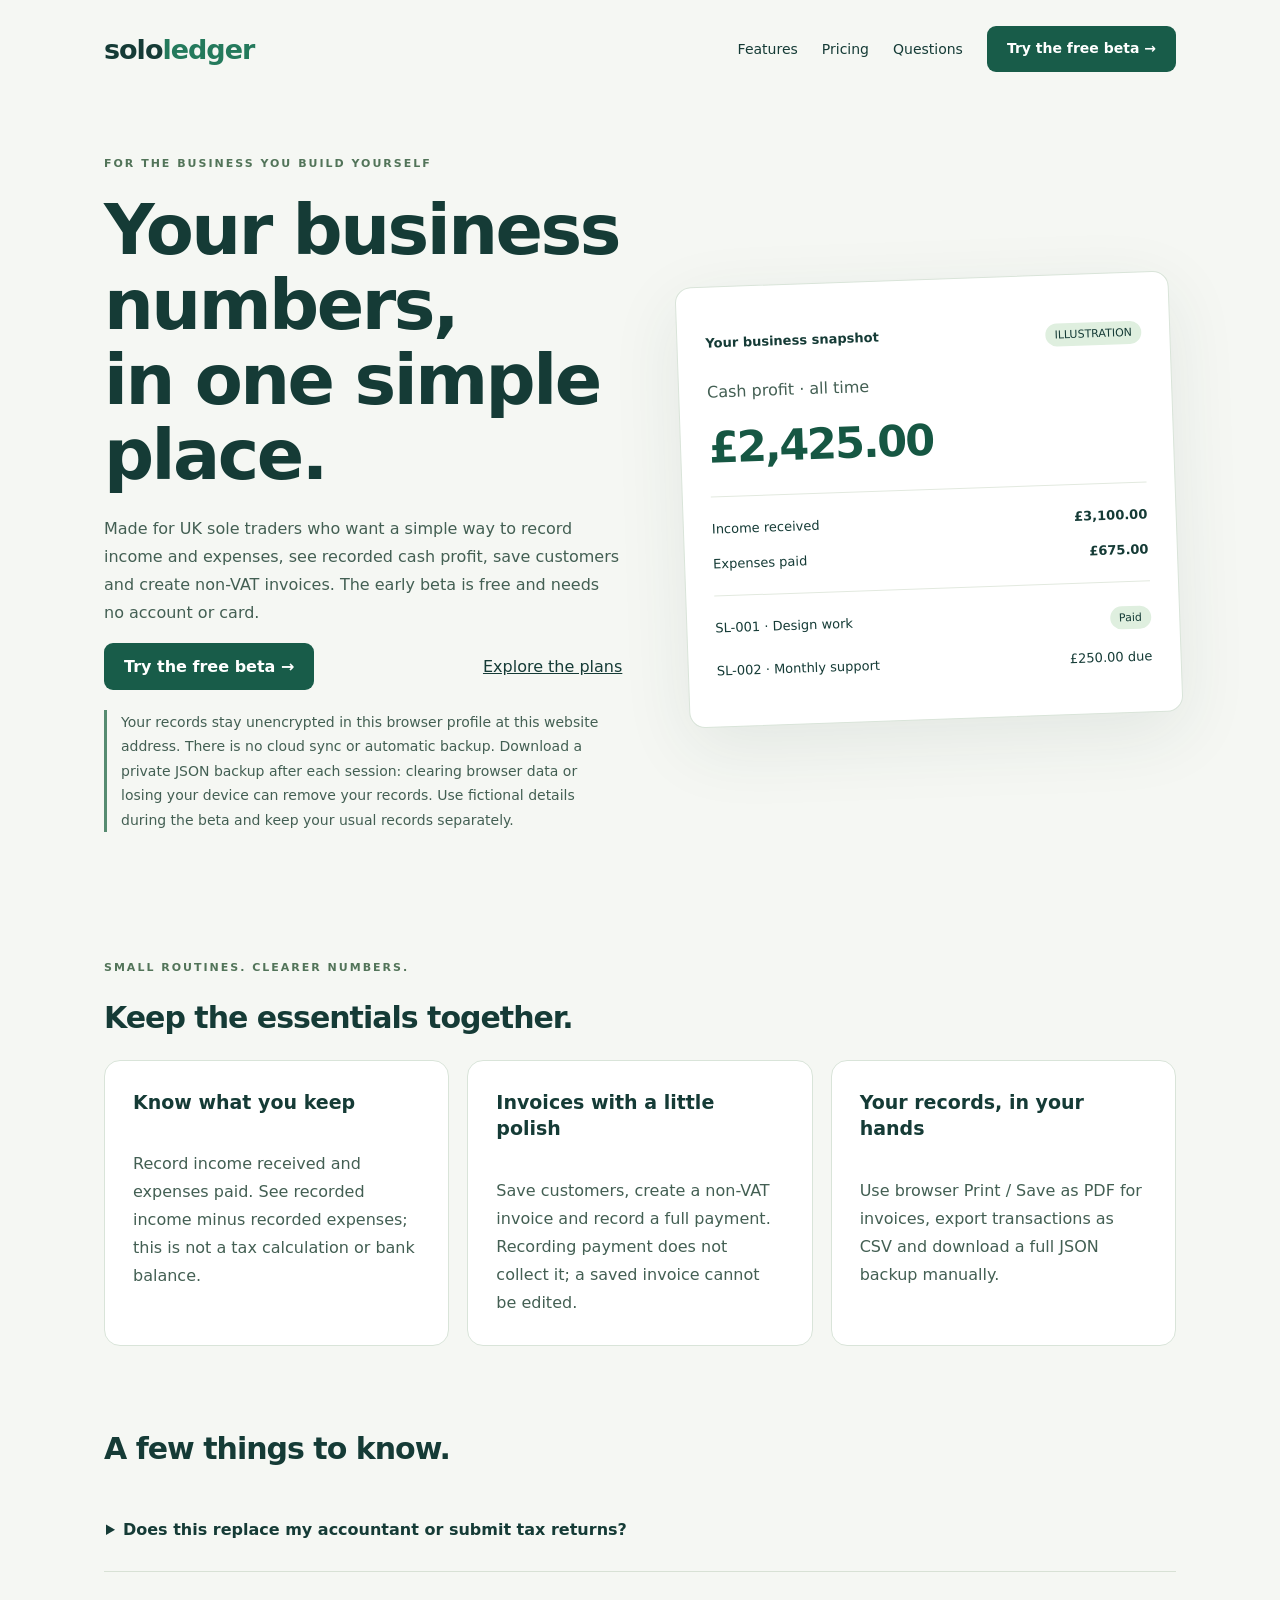
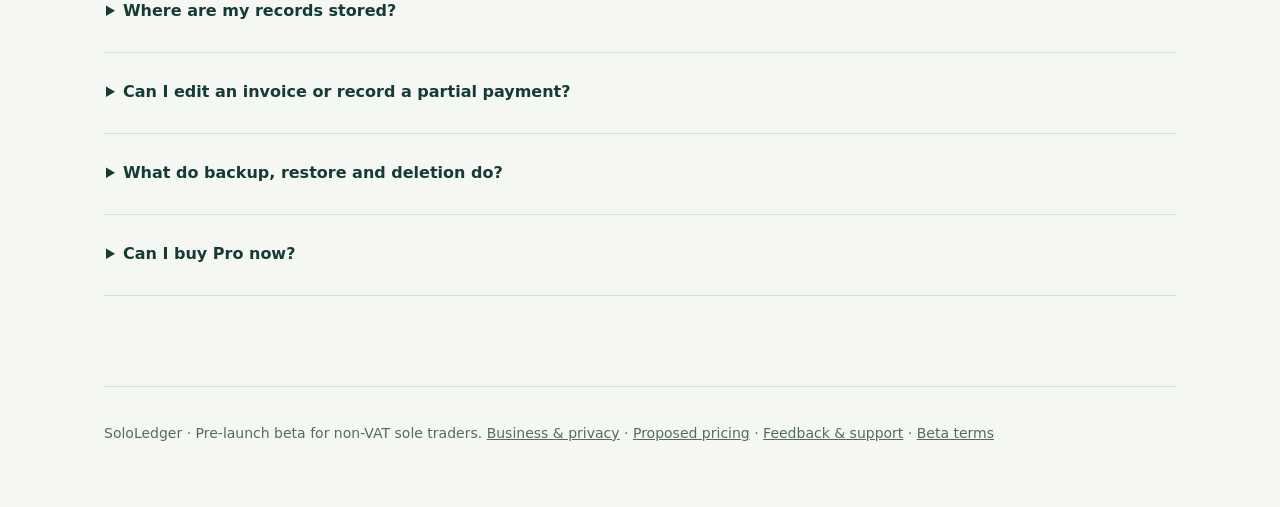
<file: index.html>
<!doctype html><html lang="en-GB"><head><meta charset="utf-8"><meta name="viewport" content="width=device-width,initial-scale=1"><title>SoloLedger | Income and invoices for UK sole traders</title><meta name="description" content="Record income and expenses, see recorded cash profit and create simple non-VAT invoices in the free browser-based SoloLedger beta."><meta property="og:title" content="SoloLedger — Your business, clearly"><meta property="og:description" content="Simple income tracking and invoices for sole traders. Try the free local beta."><meta name="robots" content="noindex,nofollow"><link rel="stylesheet" href="marketing.css"></head><body><div class="wrap"><header><a class="logo" href="index.html">solo<span>ledger</span></a><nav aria-label="Main"><a href="#features">Features</a><a href="pricing.html">Pricing</a><a href="#questions">Questions</a><a href="onboarding.html" class="button">Try the free beta →</a></nav></header><main><div class="hero"><div><span class="eyebrow">FOR THE BUSINESS YOU BUILD YOURSELF</span><h1>Your business numbers,<br>in one simple place.</h1><p>Made for UK sole traders who want a simple way to record income and expenses, see recorded cash profit, save customers and create non-VAT invoices. The early beta is free and needs no account or card.</p><div class="actions"><a class="button" href="onboarding.html">Try the free beta →</a><a href="pricing.html">Explore the plans</a></div><p class="fine">Your records stay unencrypted in this browser profile at this website address. There is no cloud sync or automatic backup. Download a private JSON backup after each session: clearing browser data or losing your device can remove your records. Use fictional details during the beta and keep your usual records separately.</p></div><div class="demo" aria-label="Illustrative workspace with fictional figures"><div class="minirow"><b>Your business snapshot</b><span class="tag">ILLUSTRATION</span></div><p>Cash profit · all time</p><div class="value">£2,425.00</div><hr><div class="minirow"><span>Income received</span><b>£3,100.00</b></div><div class="minirow"><span>Expenses paid</span><b>£675.00</b></div><hr><div class="minirow"><span>SL-001 · Design work</span><span class="tag">Paid</span></div><div class="minirow"><span>SL-002 · Monthly support</span><span>£250.00 due</span></div></div></div><section id="features"><span class="eyebrow">SMALL ROUTINES. CLEARER NUMBERS.</span><h2>Keep the essentials together.</h2><div class="three"><article class="feature"><h3>Know what you keep</h3><p>Record income received and expenses paid. See recorded income minus recorded expenses; this is not a tax calculation or bank balance.</p></article><article class="feature"><h3>Invoices with a little polish</h3><p>Save customers, create a non-VAT invoice and record a full payment. Recording payment does not collect it; a saved invoice cannot be edited.</p></article><article class="feature"><h3>Your records, in your hands</h3><p>Use browser Print / Save as PDF for invoices, export transactions as CSV and download a full JSON backup manually.</p></article></div></section><section id="questions"><h2>A few things to know.</h2><details><summary>Does this replace my accountant or submit tax returns?</summary><p>No. SoloLedger currently records income, expenses and non-VAT invoices. It does not calculate tax or submit information to HMRC.</p></details><details><summary>Where are my records stored?</summary><p>The free beta stores records in your browser, without cloud sync. Export a backup after each session, especially before changing devices or clearing browser data. Records belong to this exact website address and browser profile. There is no automatic backup.</p></details><details><summary>Can I edit an invoice or record a partial payment?</summary><p>Saved invoices, including drafts, cannot be edited. Check the details before saving; void and recreate an incorrect unpaid invoice. Mark an issued invoice paid only after full payment arrives: it adds one linked income entry and does not collect money. Do not enter that payment again as a transaction. Partial payments and payment reversals are not supported.</p></details><details><summary>What do backup, restore and deletion do?</summary><p>Business &amp; backups lets you download a full JSON backup. Transaction CSV is not a full backup. Restore validates the JSON and replaces all existing records in this browser after confirmation; it does not merge. Test restores in a separate clean browser profile. Confirmed local deletion removes SoloLedger’s current and legacy records here, but downloaded JSON/CSV/PDF files remain separate.</p></details><details><summary>Can I buy Pro now?</summary><p>Not yet. The proposed Pro plan is £4.99/month. The proposed upgrade would increase invoice and customer limits; neither plan limits nor paid subscriptions are active. Billing needs approval, implementation and testing before purchase is available.</p></details></section></main><footer>SoloLedger · Pre-launch beta for non-VAT sole traders. <a href="privacy.html">Business &amp; privacy</a> · <a href="pricing.html">Proposed pricing</a> · <a href="feedback.html">Feedback & support</a> · <a href="terms.html">Beta terms</a></footer></div></body></html>
</file>
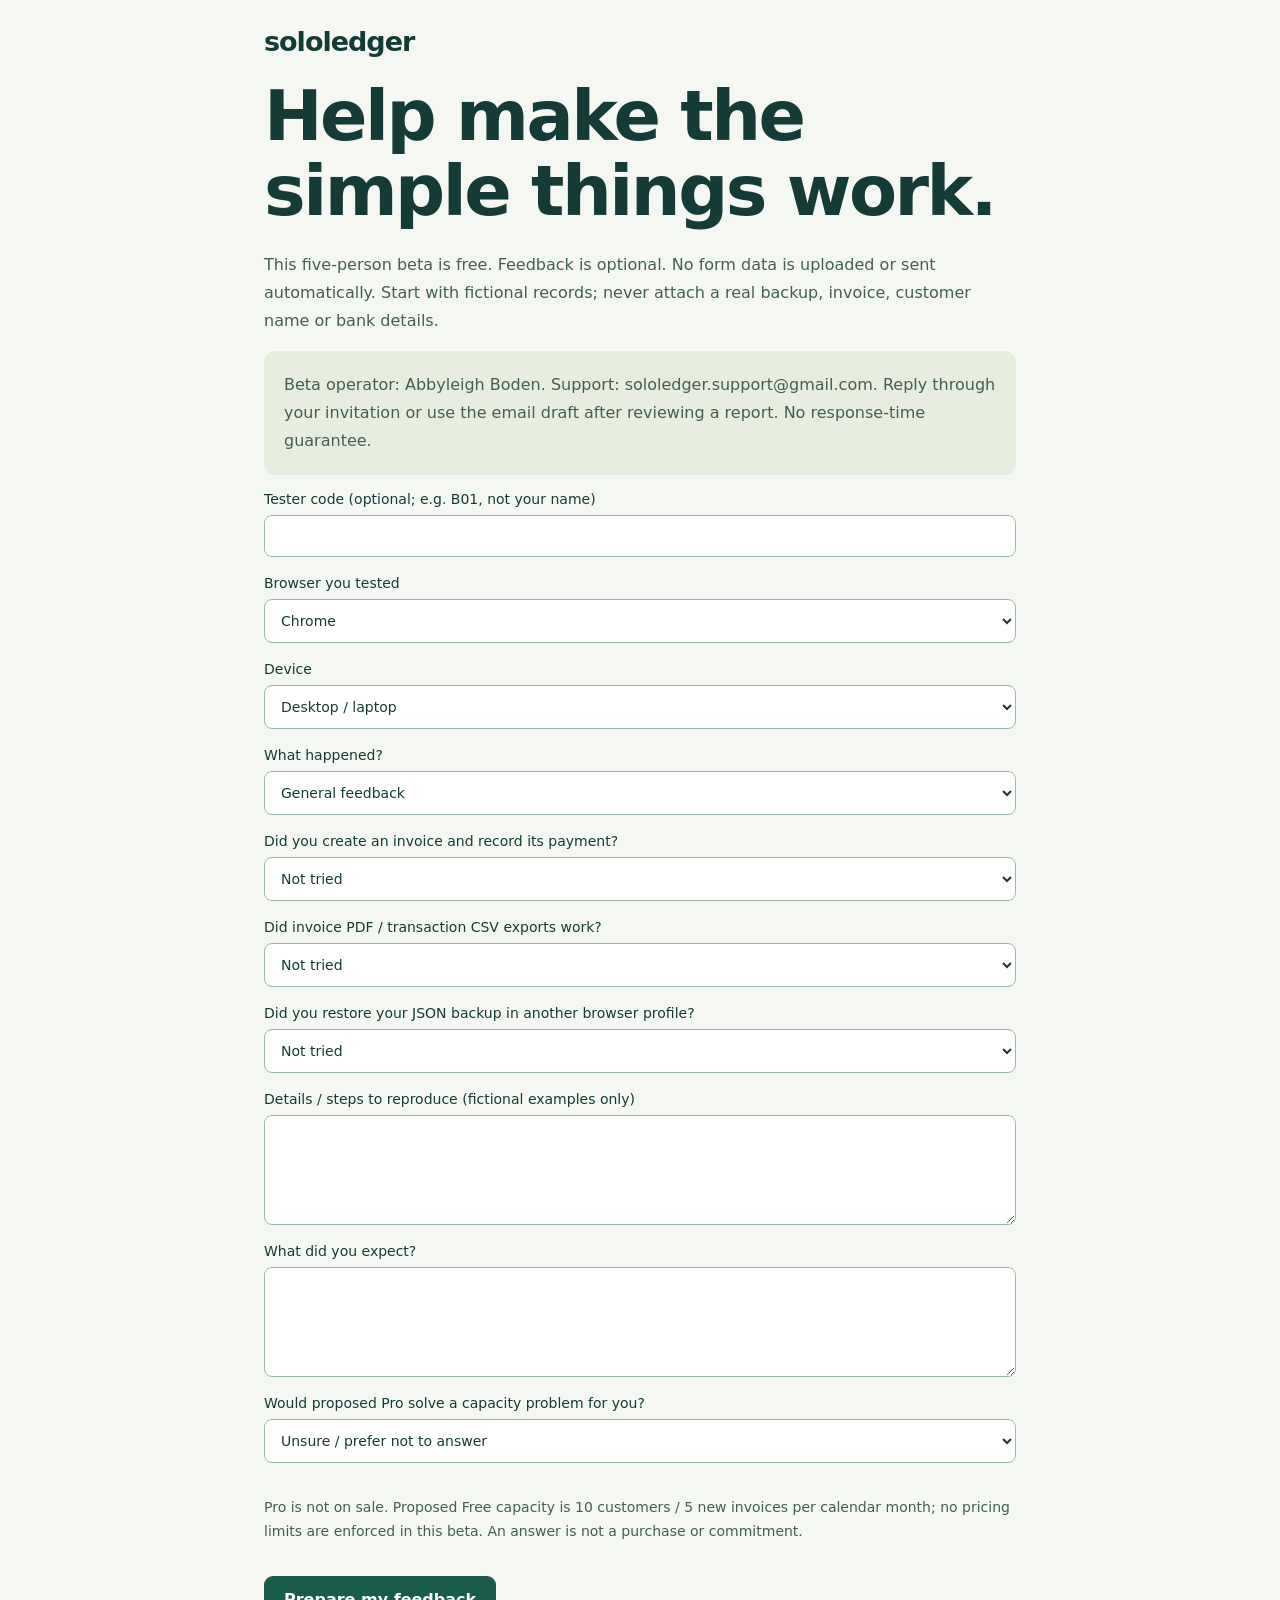
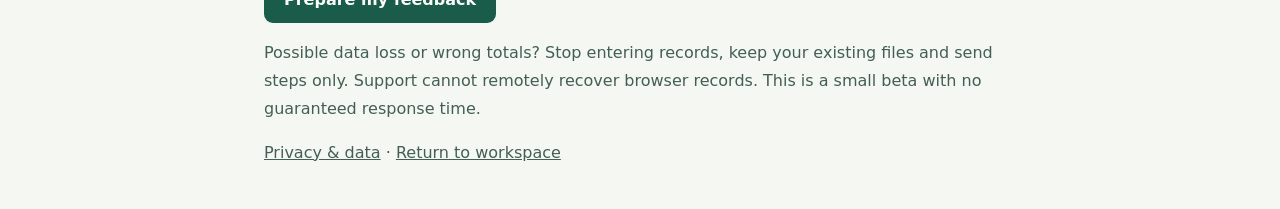
<file: feedback.html>
<!doctype html><html lang="en-GB"><head><meta charset="utf-8"><meta name="viewport" content="width=device-width,initial-scale=1"><meta name="robots" content="noindex,nofollow"><title>SoloLedger beta — Feedback & support</title><link rel="stylesheet" href="marketing.css"></head><body><main class="wrap feedback"><a href="index.html" class="logo">sololedger</a><h1>Help make the<br>simple things work.</h1><p>This five-person beta is free. Feedback is optional. No form data is uploaded or sent automatically. Start with fictional records; never attach a real backup, invoice, customer name or bank details.</p><p id="support-contact" class="notice">SoloLedger is operated by Abbyleigh Boden. Support/privacy: sololedger.support@gmail.com. Prepare a report locally and choose whether to share it. No report or invitation is sent by this app.</p><noscript><p>Feedback preparation needs JavaScript. This form does not send data; reply through your invitation instead.</p></noscript><form id="feedback-form" method="dialog"><label>Tester code (optional; e.g. B01, not your name)<input name="tester" maxlength="20" autocomplete="off"></label><label>Browser you tested<select name="browser"><option>Chrome</option><option>Safari</option><option>Firefox</option><option>Edge</option><option>Other / unsure</option></select></label><label>Device<select name="device"><option>Desktop / laptop</option><option>Phone</option><option>Tablet</option></select></label><label>What happened?<select name="kind"><option>General feedback</option><option>Something does not work</option><option>Possible wrong total or lost data</option></select></label><label>Did you create an invoice and record its payment?<select name="invoice"><option>Not tried</option><option>Completed</option><option>Partly completed</option><option>Could not complete</option></select></label><label>Did invoice PDF / transaction CSV exports work?<select name="exports"><option>Not tried</option><option>Both worked</option><option>PDF problem</option><option>CSV problem</option></select></label><label>Did you restore your JSON backup in another browser profile?<select name="restore"><option>Not tried</option><option>Completed</option><option>Could not complete</option></select></label><label>Details / steps to reproduce (fictional examples only)<textarea name="details" maxlength="2000" required></textarea></label><label>What did you expect?<textarea name="expected" maxlength="1000"></textarea></label><label>Would proposed Pro solve a capacity problem for you?<select name="pro"><option>Unsure / prefer not to answer</option><option>No, Free is enough</option><option>Yes, I might pay £4.99/month for 100 customers / 50 new invoices per calendar month</option></select></label><p class="fine">Pro is not on sale. Proposed Free capacity is 10 customers / 5 new invoices per calendar month; no pricing limits are enforced in this beta. An answer is not a purchase or commitment.</p><button type="submit">Prepare my feedback</button></form><section id="prepared" hidden><h2>Review before you share</h2><label>Your report<textarea id="report"></textarea></label><p>Remove anything private before sharing. Download this text and reply to your original invitation. The file is yours to delete. The app does not attach or read your ledger records.</p><div class="actions"><button id="download" type="button">Download feedback text</button><button id="email" type="button" disabled>Open email draft</button></div></section><p id="feedback-status" role="status" aria-live="polite"></p><p>Possible data loss or wrong totals? Stop entering records, keep your existing files and send steps only. Support cannot remotely recover browser records. This is a small beta with no guaranteed response time.</p><p><a href="privacy.html">Privacy & data</a> · <a href="workspace.html">Return to workspace</a></p></main><script type="module" src="feedback.mjs"></script></body></html>
</file>
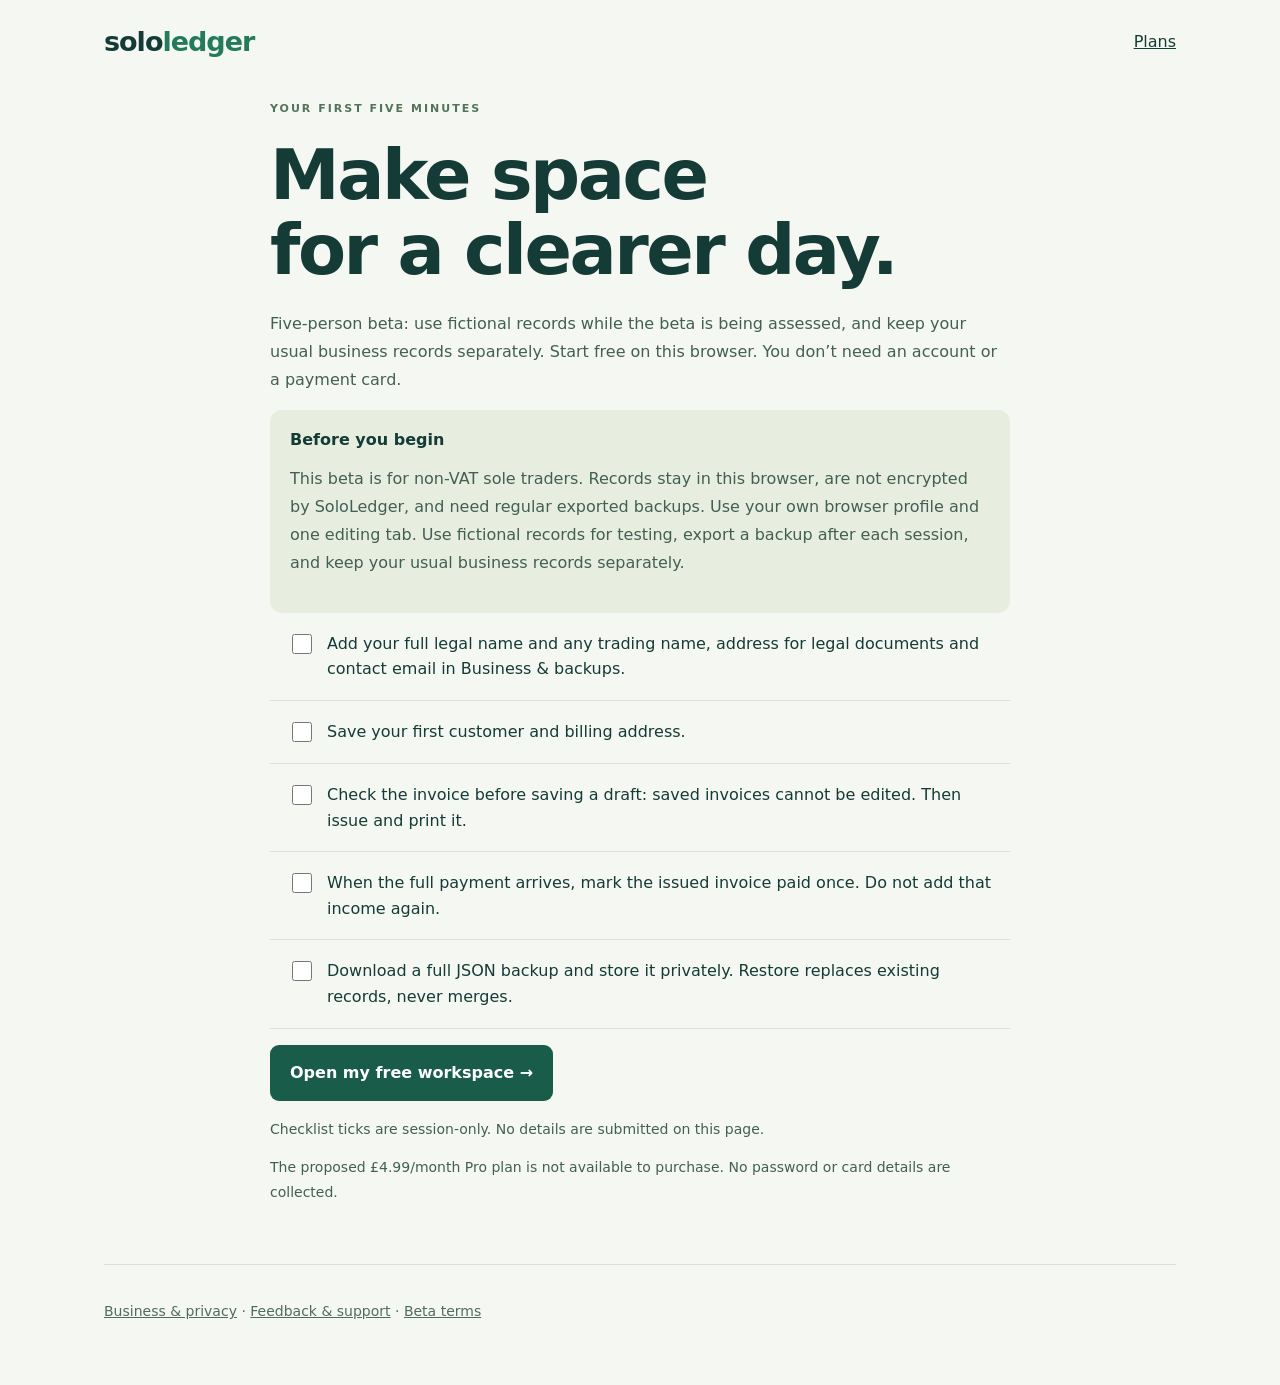
<file: onboarding.html>
<!doctype html><html lang="en-GB"><head><meta charset="utf-8"><meta name="viewport" content="width=device-width,initial-scale=1"><title>Get started with SoloLedger — Free local workspace</title><meta name="robots" content="noindex,nofollow"><link rel="stylesheet" href="marketing.css"></head><body><div class="wrap"><header><a class="logo" href="index.html">solo<span>ledger</span></a><a href="pricing.html">Plans</a></header><main class="steps"><span class="eyebrow">YOUR FIRST FIVE MINUTES</span><h1>Make space<br>for a clearer day.</h1><p>Five-person beta: use fictional records while the beta is being assessed, and keep your usual business records separately. Start free on this browser. You don’t need an account or a payment card.</p><div class="notice"><b>Before you begin</b><p>This beta is for non-VAT sole traders. Records stay in this browser, are not encrypted by SoloLedger, and need regular exported backups. Use your own browser profile and one editing tab. Use fictional records for testing, export a backup after each session, and keep your usual business records separately.</p></div><label><input type="checkbox">Add your full legal name and any trading name, address for legal documents and contact email in Business & backups.</label><label><input type="checkbox">Save your first customer and billing address.</label><label><input type="checkbox">Check the invoice before saving a draft: saved invoices cannot be edited. Then issue and print it.</label><label><input type="checkbox">When the full payment arrives, mark the issued invoice paid once. Do not add that income again.</label><label><input type="checkbox">Download a full JSON backup and store it privately. Restore replaces existing records, never merges.</label><p><a href="workspace.html" class="button">Open my free workspace →</a></p><p class="fine">Checklist ticks are session-only. No details are submitted on this page.</p><p class="fine">The proposed £4.99/month Pro plan is not available to purchase. No password or card details are collected.</p></main><footer><a href="privacy.html">Business &amp; privacy</a> · <a href="feedback.html">Feedback & support</a> · <a href="terms.html">Beta terms</a></footer></div></body></html>
</file>
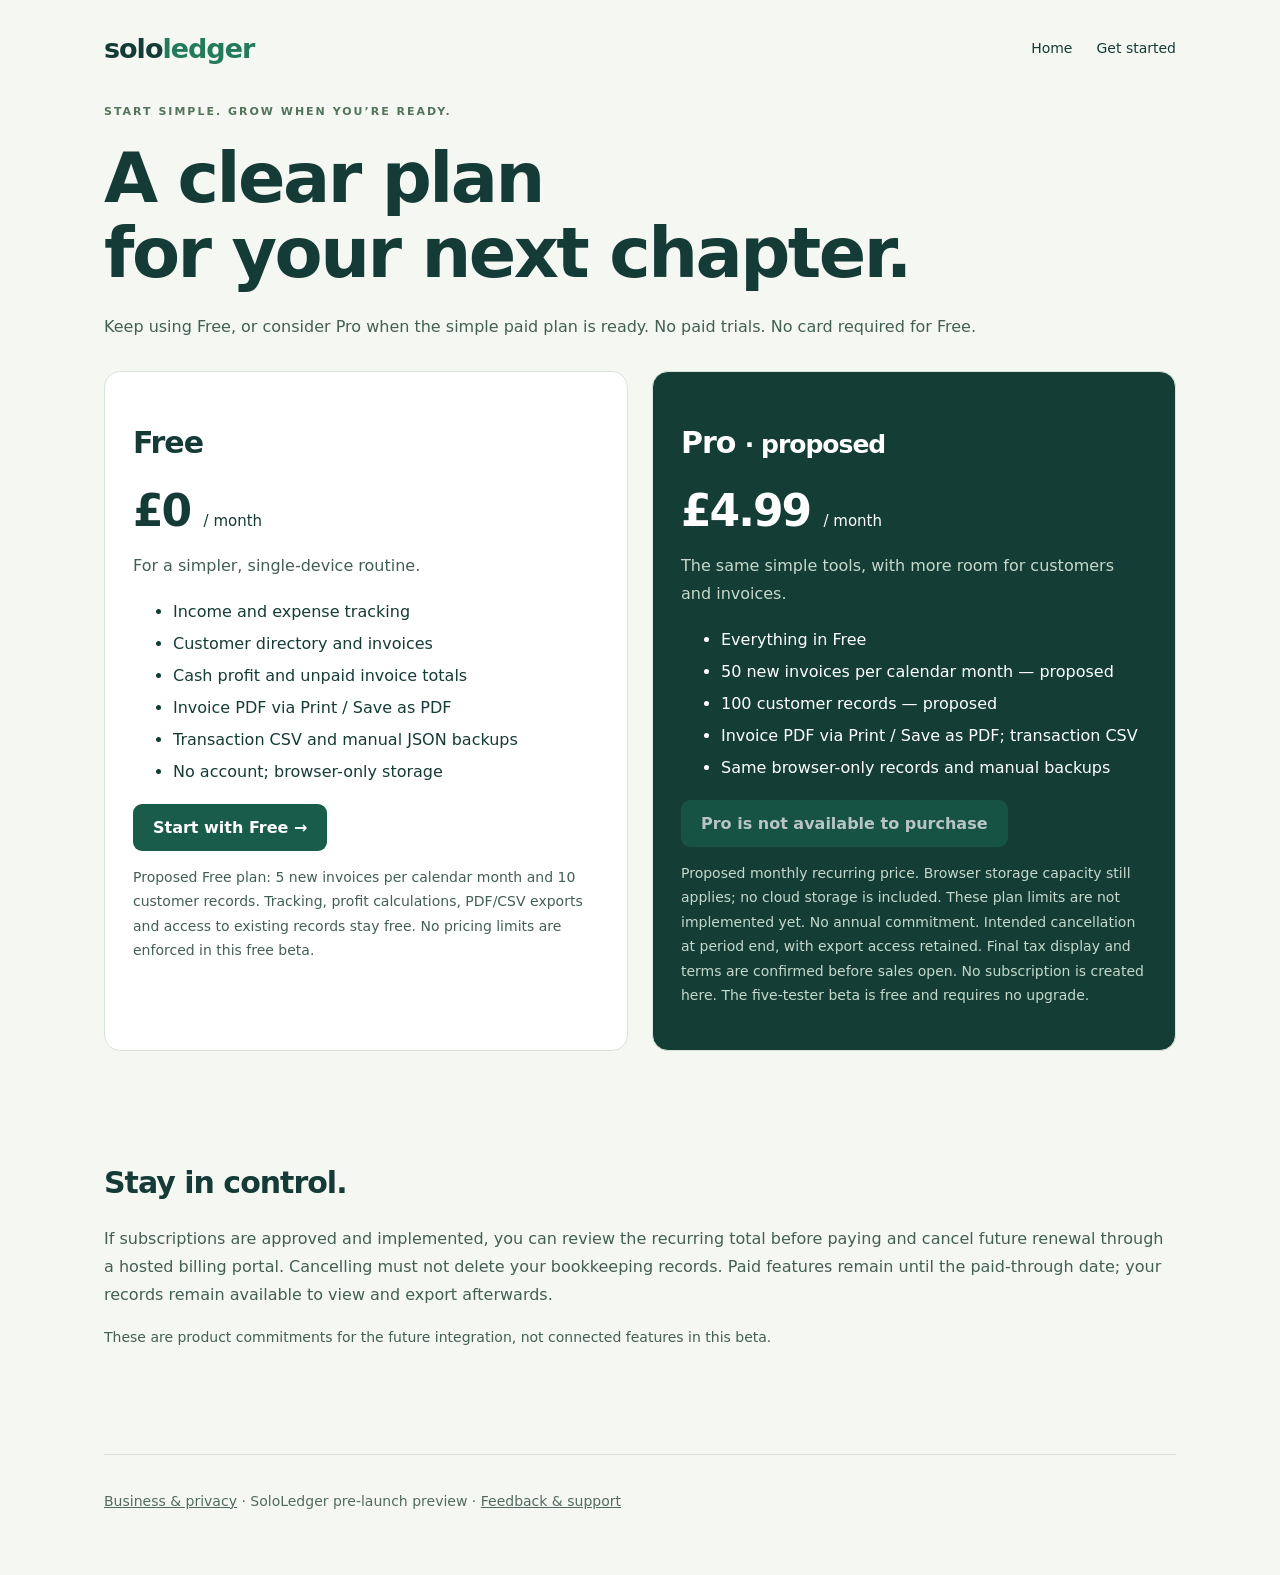
<file: pricing.html>
<!doctype html><html lang="en-GB"><head><meta charset="utf-8"><meta name="viewport" content="width=device-width,initial-scale=1"><title>SoloLedger pricing — Free & proposed £4.99/month Pro</title><meta name="description" content="Compare SoloLedger Free local bookkeeping with the proposed £4.99/month Pro plan. Pro subscriptions are not yet available."><meta name="robots" content="noindex,nofollow"><link rel="stylesheet" href="marketing.css"></head><body><div class="wrap"><header><a class="logo" href="index.html">solo<span>ledger</span></a><nav><a href="index.html">Home</a><a href="onboarding.html">Get started</a></nav></header><main><section><span class="eyebrow">START SIMPLE. GROW WHEN YOU’RE READY.</span><h1>A clear plan<br>for your next chapter.</h1><p>Keep using Free, or consider Pro when the simple paid plan is ready. No paid trials. No card required for Free.</p><div class="plans"><article class="plan"><h2>Free</h2><div class="price">£0 <small>/ month</small></div><p>For a simpler, single-device routine.</p><ul><li>Income and expense tracking</li><li>Customer directory and invoices</li><li>Cash profit and unpaid invoice totals</li><li>Invoice PDF via Print / Save as PDF</li><li>Transaction CSV and manual JSON backups</li><li>No account; browser-only storage</li></ul><a class="button" href="onboarding.html">Start with Free →</a><p class="fine">Proposed Free plan: 5 new invoices per calendar month and 10 customer records. Tracking, profit calculations, PDF/CSV exports and access to existing records stay free. No pricing limits are enforced in this free beta.</p></article><article class="plan pro"><h2>Pro <small>· proposed</small></h2><div class="price">£4.99 <small>/ month</small></div><p>The same simple tools, with more room for customers and invoices.</p><ul><li>Everything in Free</li><li>50 new invoices per calendar month — proposed</li><li>100 customer records — proposed</li><li>Invoice PDF via Print / Save as PDF; transaction CSV</li><li>Same browser-only records and manual backups</li></ul><button disabled aria-describedby="pro-note">Pro is not available to purchase</button><p id="pro-note" class="fine">Proposed monthly recurring price. Browser storage capacity still applies; no cloud storage is included. These plan limits are not implemented yet. No annual commitment. Intended cancellation at period end, with export access retained. Final tax display and terms are confirmed before sales open. No subscription is created here. The five-tester beta is free and requires no upgrade.</p></article></div></section><section><h2>Stay in control.</h2><p>If subscriptions are approved and implemented, you can review the recurring total before paying and cancel future renewal through a hosted billing portal. Cancelling must not delete your bookkeeping records. Paid features remain until the paid-through date; your records remain available to view and export afterwards.</p><p class="fine">These are product commitments for the future integration, not connected features in this beta.</p></section></main><footer><a href="privacy.html">Business &amp; privacy</a> · SoloLedger pre-launch preview · <a href="feedback.html">Feedback & support</a></footer></div></body></html>
</file>
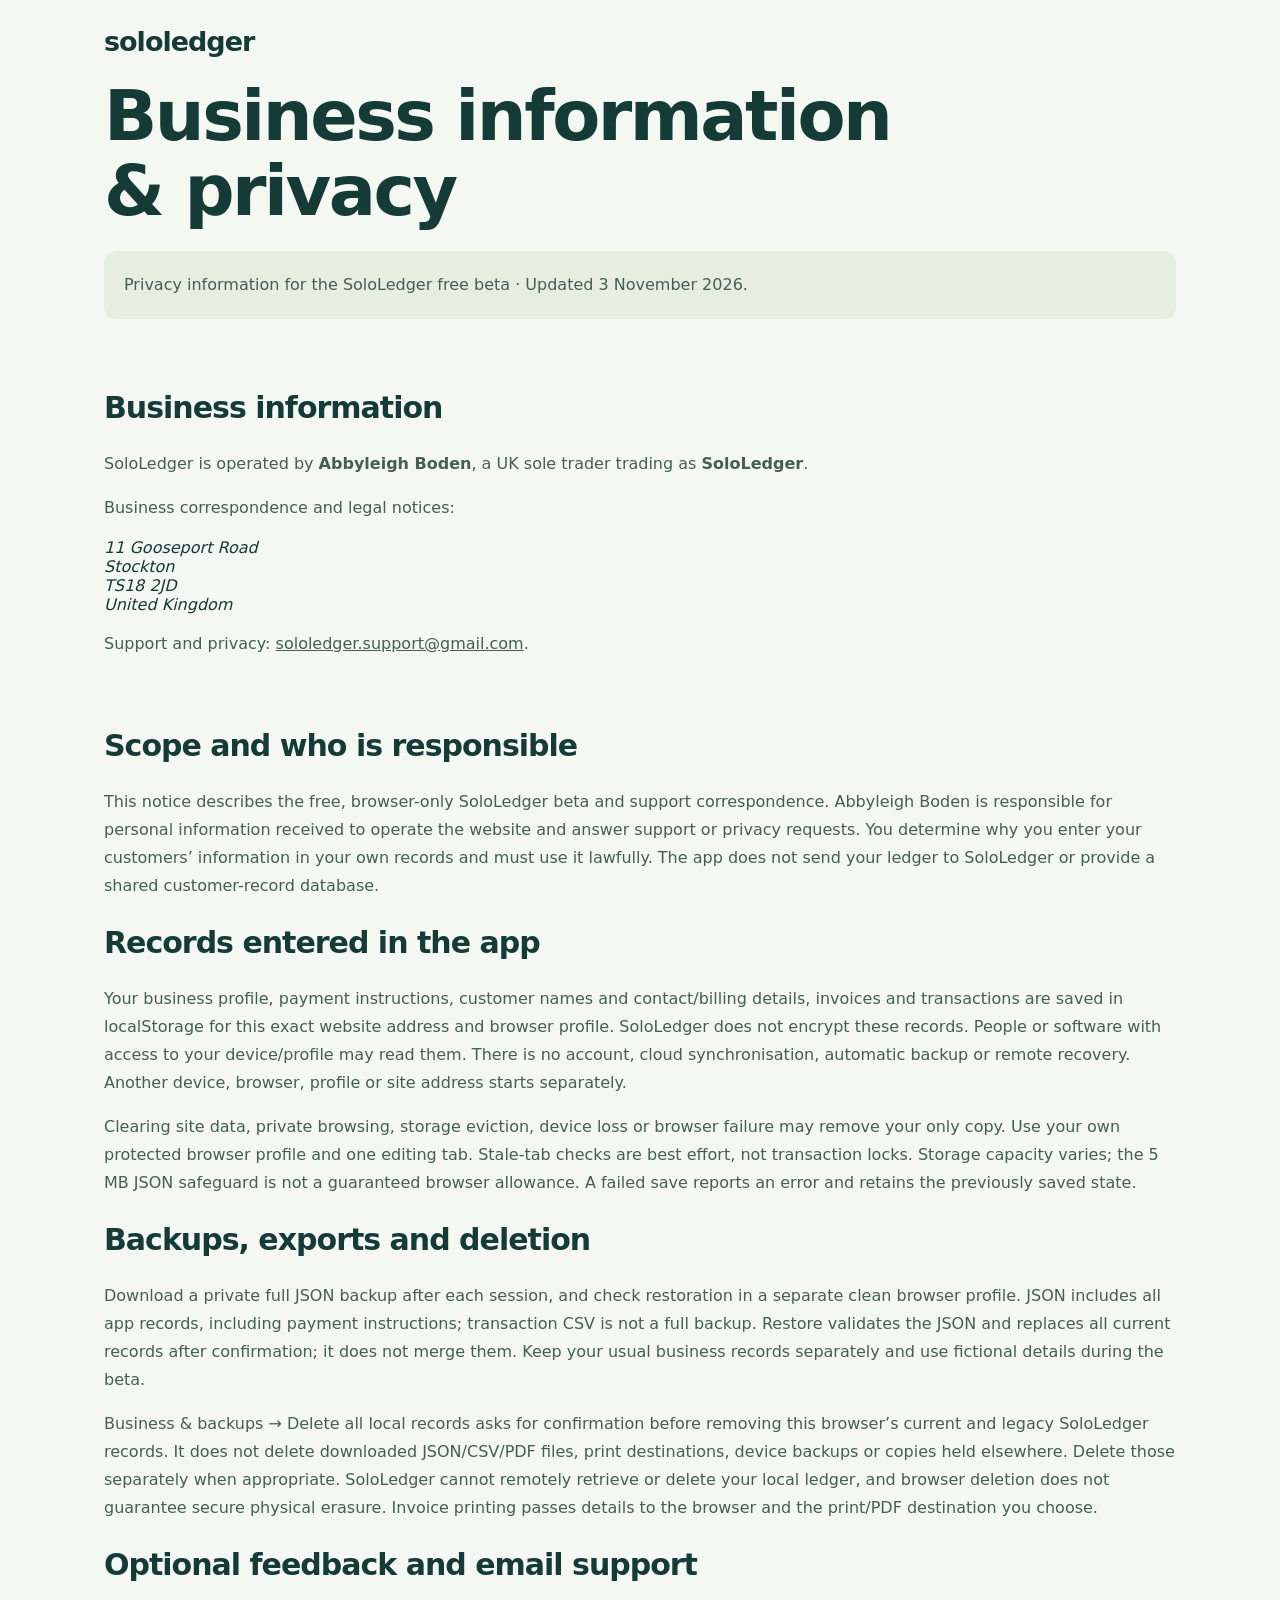
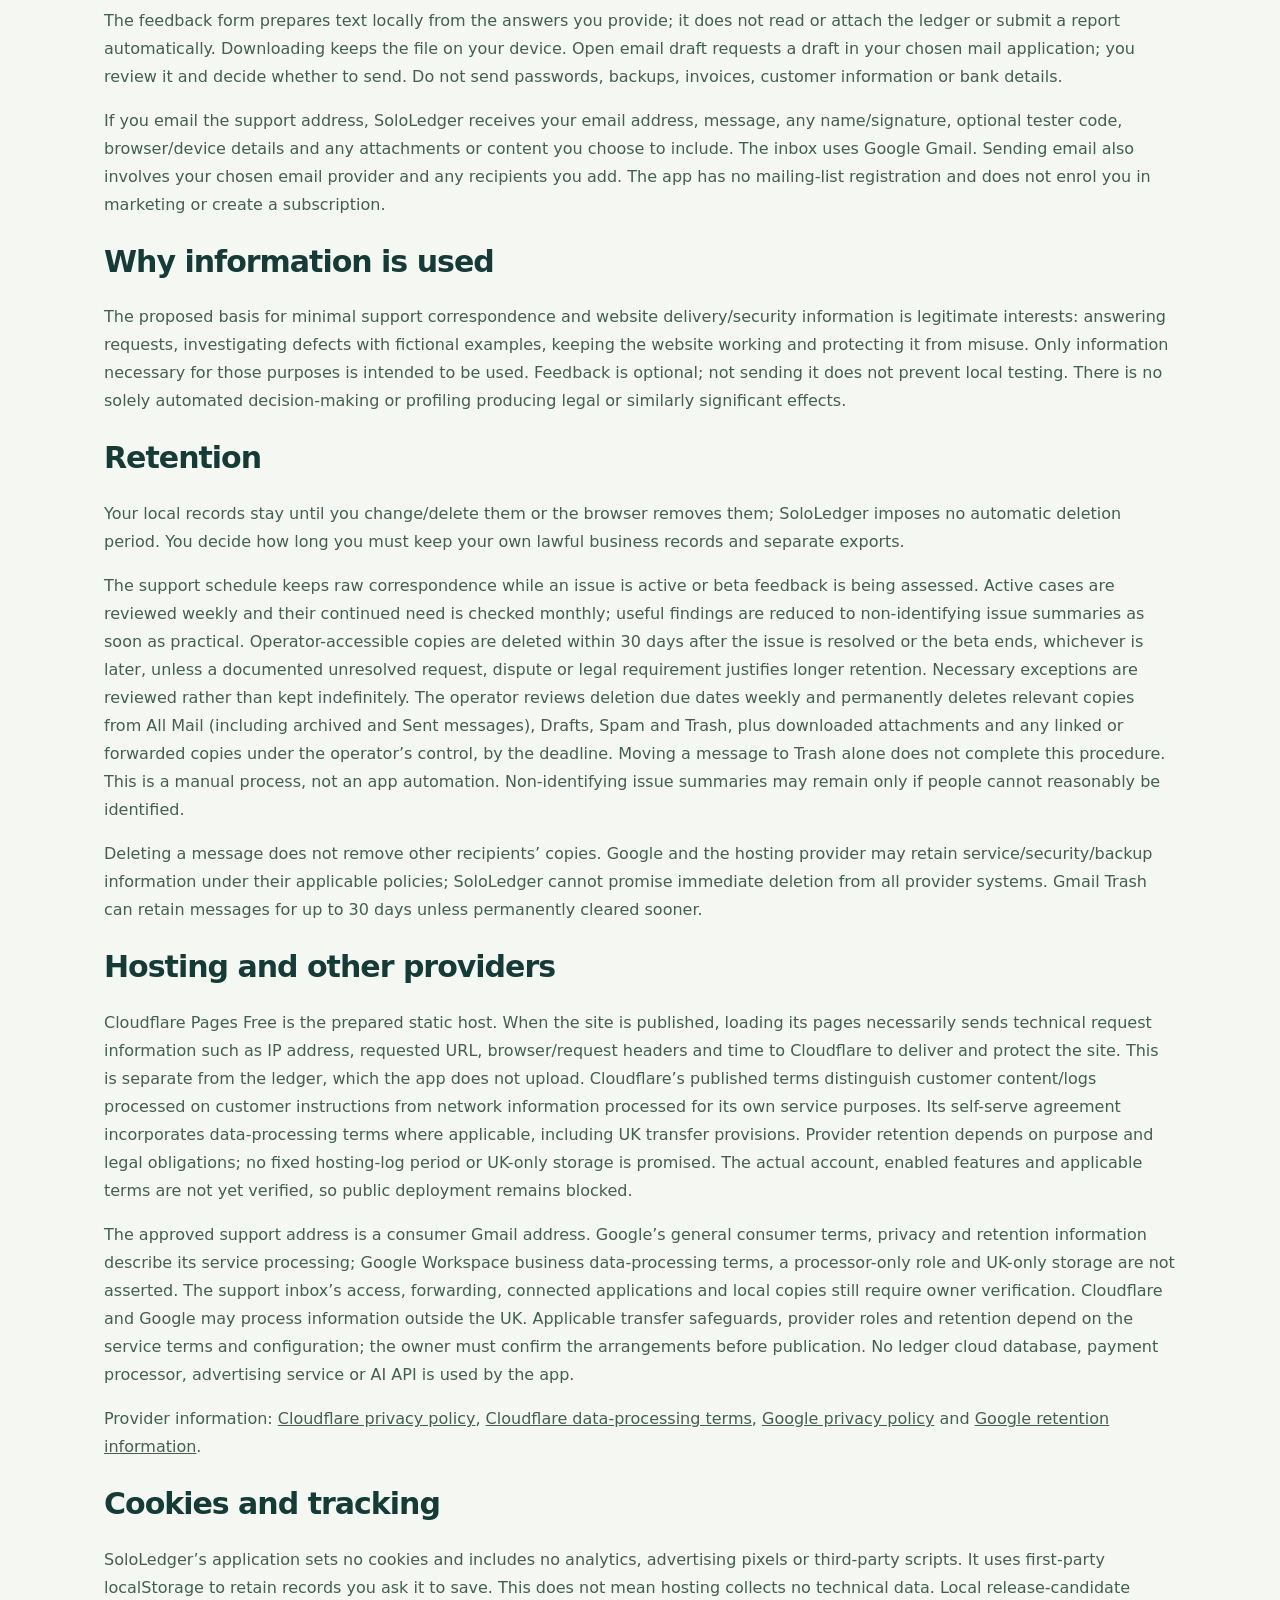
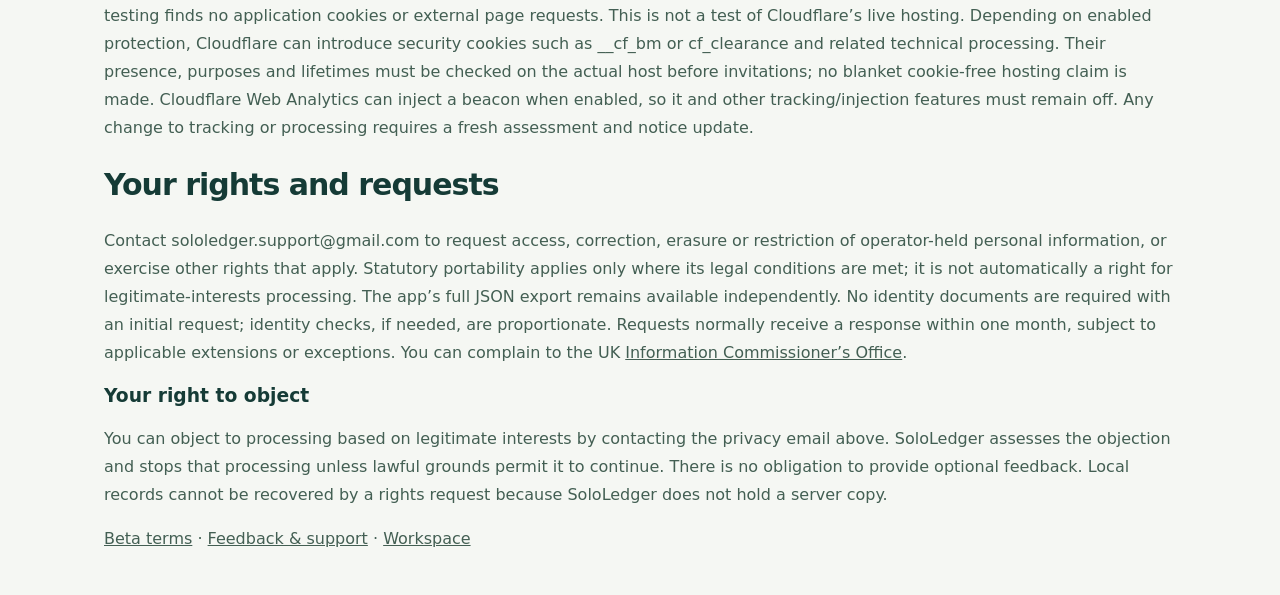
<file: privacy.html>
<!doctype html><html lang="en-GB"><head><meta charset="utf-8"><meta name="viewport" content="width=device-width,initial-scale=1"><meta name="robots" content="noindex,nofollow"><link rel="stylesheet" href="marketing.css"><title>SoloLedger — Business information and privacy</title></head><body><main class="wrap"><a href="index.html" class="logo">sololedger</a><h1>Business information<br>&amp; privacy</h1><p id="operator" class="notice">Privacy information for the SoloLedger free beta · Updated 3 November 2026.</p><section id="business-information"><h2>Business information</h2><p>SoloLedger is operated by <strong>Abbyleigh Boden</strong>, a UK sole trader trading as <strong>SoloLedger</strong>.</p><p>Business correspondence and legal notices:</p><address>11 Gooseport Road<br>Stockton<br>TS18 2JD<br>United Kingdom</address><p>Support and privacy: <a href="mailto:sololedger.support@gmail.com">sololedger.support@gmail.com</a>.</p></section><h2>Scope and who is responsible</h2><p>This notice describes the free, browser-only SoloLedger beta and support correspondence. Abbyleigh Boden is responsible for personal information received to operate the website and answer support or privacy requests. You determine why you enter your customers’ information in your own records and must use it lawfully. The app does not send your ledger to SoloLedger or provide a shared customer-record database.</p>
<h2>Records entered in the app</h2><p>Your business profile, payment instructions, customer names and contact/billing details, invoices and transactions are saved in localStorage for this exact website address and browser profile. SoloLedger does not encrypt these records. People or software with access to your device/profile may read them. There is no account, cloud synchronisation, automatic backup or remote recovery. Another device, browser, profile or site address starts separately.</p><p>Clearing site data, private browsing, storage eviction, device loss or browser failure may remove your only copy. Use your own protected browser profile and one editing tab. Stale-tab checks are best effort, not transaction locks. Storage capacity varies; the 5 MB JSON safeguard is not a guaranteed browser allowance. A failed save reports an error and retains the previously saved state.</p>
<h2>Backups, exports and deletion</h2><p>Download a private full JSON backup after each session, and check restoration in a separate clean browser profile. JSON includes all app records, including payment instructions; transaction CSV is not a full backup. Restore validates the JSON and replaces all current records after confirmation; it does not merge them. Keep your usual business records separately and use fictional details during the beta.</p><p>Business &amp; backups → Delete all local records asks for confirmation before removing this browser’s current and legacy SoloLedger records. It does not delete downloaded JSON/CSV/PDF files, print destinations, device backups or copies held elsewhere. Delete those separately when appropriate. SoloLedger cannot remotely retrieve or delete your local ledger, and browser deletion does not guarantee secure physical erasure. Invoice printing passes details to the browser and the print/PDF destination you choose.</p>
<h2>Optional feedback and email support</h2><p>The feedback form prepares text locally from the answers you provide; it does not read or attach the ledger or submit a report automatically. Downloading keeps the file on your device. Open email draft requests a draft in your chosen mail application; you review it and decide whether to send. Do not send passwords, backups, invoices, customer information or bank details.</p><p>If you email the support address, SoloLedger receives your email address, message, any name/signature, optional tester code, browser/device details and any attachments or content you choose to include. The inbox uses Google Gmail. Sending email also involves your chosen email provider and any recipients you add. The app has no mailing-list registration and does not enrol you in marketing or create a subscription.</p>
<h2>Why information is used</h2><p>The proposed basis for minimal support correspondence and website delivery/security information is legitimate interests: answering requests, investigating defects with fictional examples, keeping the website working and protecting it from misuse. Only information necessary for those purposes is intended to be used. Feedback is optional; not sending it does not prevent local testing. There is no solely automated decision-making or profiling producing legal or similarly significant effects.</p>
<h2>Retention</h2><p>Your local records stay until you change/delete them or the browser removes them; SoloLedger imposes no automatic deletion period. You decide how long you must keep your own lawful business records and separate exports.</p><p>The support schedule keeps raw correspondence while an issue is active or beta feedback is being assessed. Active cases are reviewed weekly and their continued need is checked monthly; useful findings are reduced to non-identifying issue summaries as soon as practical. Operator-accessible copies are deleted within 30 days after the issue is resolved or the beta ends, whichever is later, unless a documented unresolved request, dispute or legal requirement justifies longer retention. Necessary exceptions are reviewed rather than kept indefinitely. The operator reviews deletion due dates weekly and permanently deletes relevant copies from All Mail (including archived and Sent messages), Drafts, Spam and Trash, plus downloaded attachments and any linked or forwarded copies under the operator’s control, by the deadline. Moving a message to Trash alone does not complete this procedure. This is a manual process, not an app automation. Non-identifying issue summaries may remain only if people cannot reasonably be identified.</p><p>Deleting a message does not remove other recipients’ copies. Google and the hosting provider may retain service/security/backup information under their applicable policies; SoloLedger cannot promise immediate deletion from all provider systems. Gmail Trash can retain messages for up to 30 days unless permanently cleared sooner.</p>
<h2>Hosting and other providers</h2><p>Cloudflare Pages Free is the prepared static host. When the site is published, loading its pages necessarily sends technical request information such as IP address, requested URL, browser/request headers and time to Cloudflare to deliver and protect the site. This is separate from the ledger, which the app does not upload. Cloudflare’s published terms distinguish customer content/logs processed on customer instructions from network information processed for its own service purposes. Its self-serve agreement incorporates data-processing terms where applicable, including UK transfer provisions. Provider retention depends on purpose and legal obligations; no fixed hosting-log period or UK-only storage is promised. The actual account, enabled features and applicable terms are not yet verified, so public deployment remains blocked.</p><p>The approved support address is a consumer Gmail address. Google’s general consumer terms, privacy and retention information describe its service processing; Google Workspace business data-processing terms, a processor-only role and UK-only storage are not asserted. The support inbox’s access, forwarding, connected applications and local copies still require owner verification. Cloudflare and Google may process information outside the UK. Applicable transfer safeguards, provider roles and retention depend on the service terms and configuration; the owner must confirm the arrangements before publication. No ledger cloud database, payment processor, advertising service or AI API is used by the app.</p><p>Provider information: <a href="https://www.cloudflare.com/privacypolicy/" rel="noreferrer">Cloudflare privacy policy</a>, <a href="https://www.cloudflare.com/cloudflare-customer-dpa/" rel="noreferrer">Cloudflare data-processing terms</a>, <a href="https://policies.google.com/privacy?hl=en-GB" rel="noreferrer">Google privacy policy</a> and <a href="https://policies.google.com/technologies/retention?hl=en-GB" rel="noreferrer">Google retention information</a>.</p>
<h2>Cookies and tracking</h2><p>SoloLedger’s application sets no cookies and includes no analytics, advertising pixels or third-party scripts. It uses first-party localStorage to retain records you ask it to save. This does not mean hosting collects no technical data. Local release-candidate testing finds no application cookies or external page requests. This is not a test of Cloudflare’s live hosting. Depending on enabled protection, Cloudflare can introduce security cookies such as __cf_bm or cf_clearance and related technical processing. Their presence, purposes and lifetimes must be checked on the actual host before invitations; no blanket cookie-free hosting claim is made. Cloudflare Web Analytics can inject a beacon when enabled, so it and other tracking/injection features must remain off. Any change to tracking or processing requires a fresh assessment and notice update.</p>
<h2>Your rights and requests</h2><p>Contact sololedger.support@gmail.com to request access, correction, erasure or restriction of operator-held personal information, or exercise other rights that apply. Statutory portability applies only where its legal conditions are met; it is not automatically a right for legitimate-interests processing. The app’s full JSON export remains available independently. No identity documents are required with an initial request; identity checks, if needed, are proportionate. Requests normally receive a response within one month, subject to applicable extensions or exceptions. You can complain to the UK <a href="https://ico.org.uk/make-a-complaint/" rel="noreferrer">Information Commissioner’s Office</a>.</p>
<h3>Your right to object</h3><p>You can object to processing based on legitimate interests by contacting the privacy email above. SoloLedger assesses the objection and stops that processing unless lawful grounds permit it to continue. There is no obligation to provide optional feedback. Local records cannot be recovered by a rights request because SoloLedger does not hold a server copy.</p><p><a href="terms.html">Beta terms</a> · <a href="feedback.html">Feedback &amp; support</a> · <a href="workspace.html">Workspace</a></p></main></body></html>
</file>
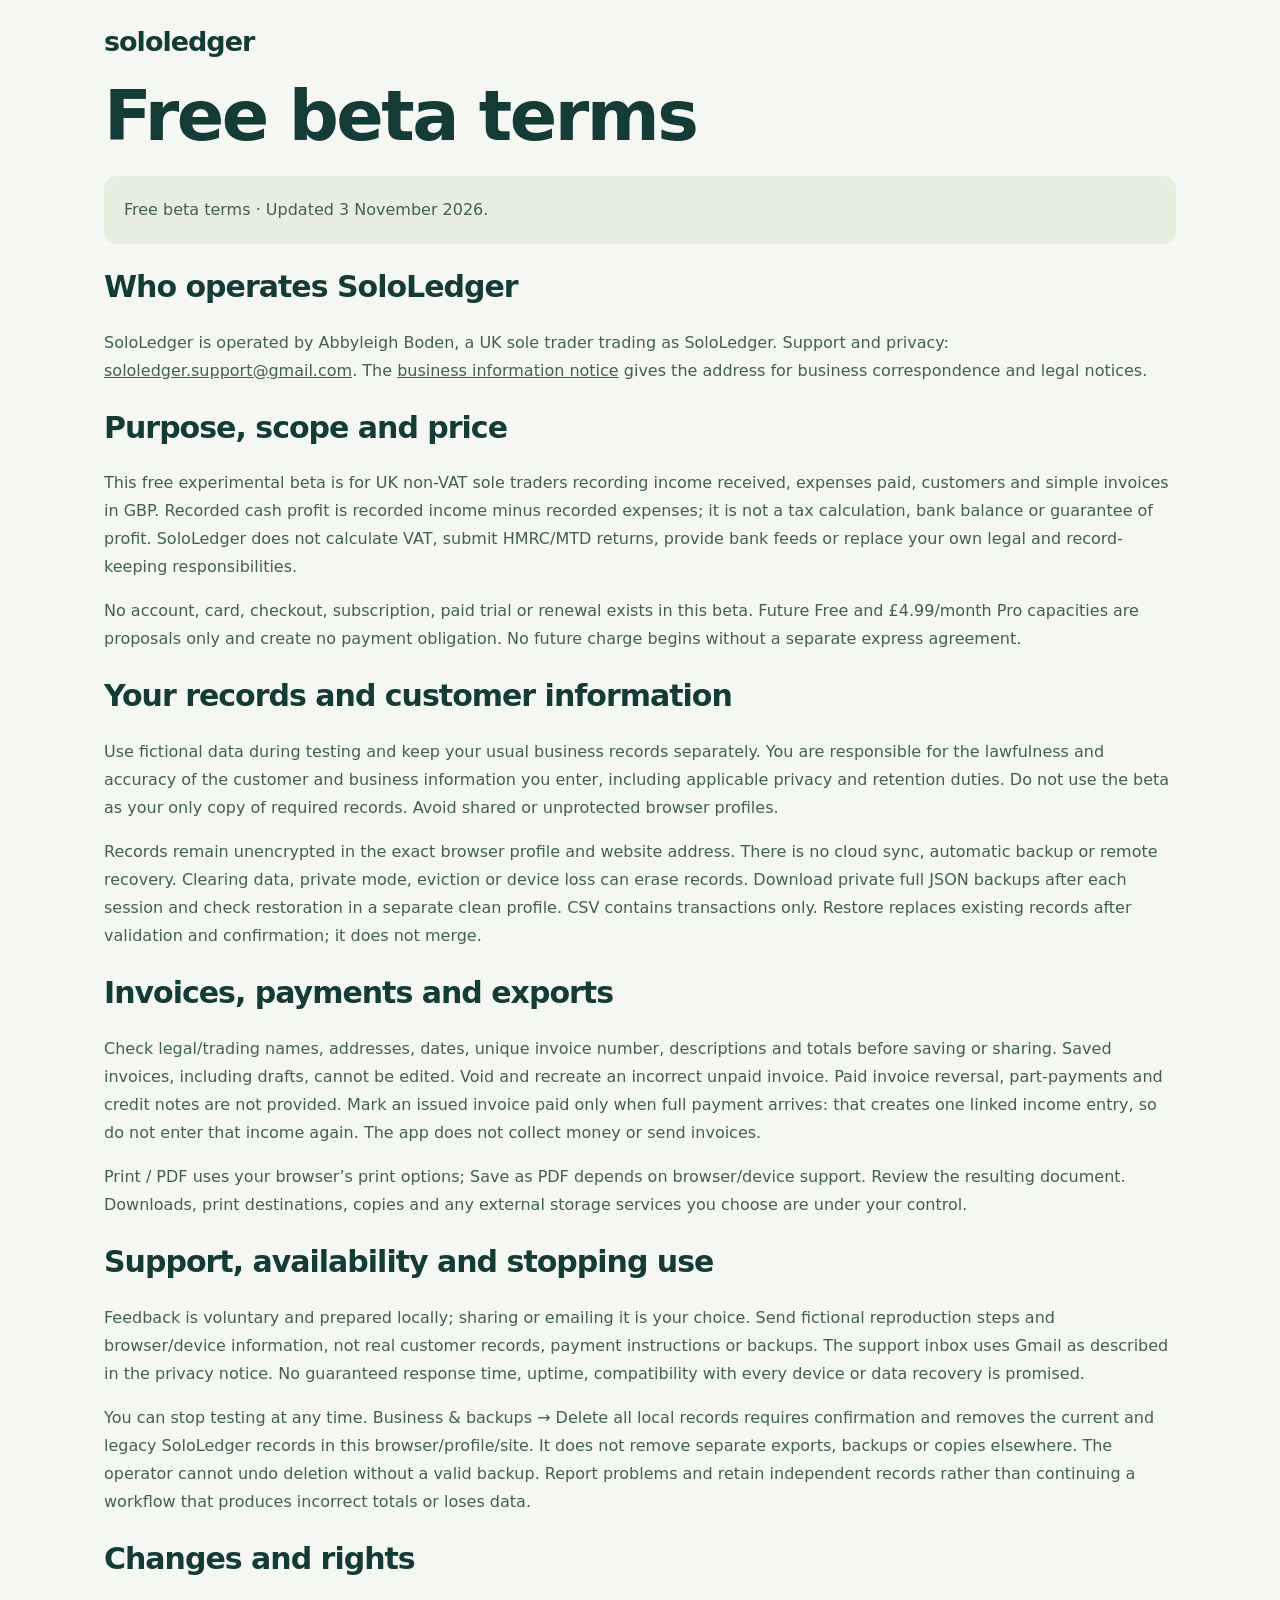
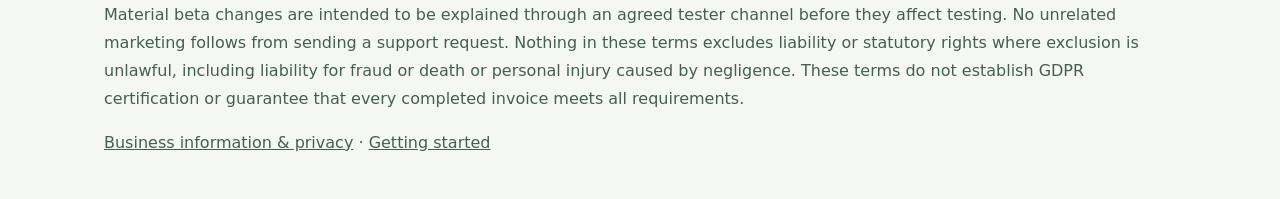
<file: terms.html>
<!doctype html><html lang="en-GB"><head><meta charset="utf-8"><meta name="viewport" content="width=device-width,initial-scale=1"><meta name="robots" content="noindex,nofollow"><link rel="stylesheet" href="marketing.css"><title>SoloLedger — Free beta terms for review</title></head><body><main class="wrap"><a href="index.html" class="logo">sololedger</a><h1>Free beta terms</h1><p class="notice">Free beta terms · Updated 3 November 2026.</p><h2>Who operates SoloLedger</h2><p>SoloLedger is operated by Abbyleigh Boden, a UK sole trader trading as SoloLedger. Support and privacy: <a href="mailto:sololedger.support@gmail.com">sololedger.support@gmail.com</a>. The <a href="privacy.html#business-information">business information notice</a> gives the address for business correspondence and legal notices.</p>
<h2>Purpose, scope and price</h2><p>This free experimental beta is for UK non-VAT sole traders recording income received, expenses paid, customers and simple invoices in GBP. Recorded cash profit is recorded income minus recorded expenses; it is not a tax calculation, bank balance or guarantee of profit. SoloLedger does not calculate VAT, submit HMRC/MTD returns, provide bank feeds or replace your own legal and record-keeping responsibilities.</p><p>No account, card, checkout, subscription, paid trial or renewal exists in this beta. Future Free and £4.99/month Pro capacities are proposals only and create no payment obligation. No future charge begins without a separate express agreement.</p>
<h2>Your records and customer information</h2><p>Use fictional data during testing and keep your usual business records separately. You are responsible for the lawfulness and accuracy of the customer and business information you enter, including applicable privacy and retention duties. Do not use the beta as your only copy of required records. Avoid shared or unprotected browser profiles.</p><p>Records remain unencrypted in the exact browser profile and website address. There is no cloud sync, automatic backup or remote recovery. Clearing data, private mode, eviction or device loss can erase records. Download private full JSON backups after each session and check restoration in a separate clean profile. CSV contains transactions only. Restore replaces existing records after validation and confirmation; it does not merge.</p>
<h2>Invoices, payments and exports</h2><p>Check legal/trading names, addresses, dates, unique invoice number, descriptions and totals before saving or sharing. Saved invoices, including drafts, cannot be edited. Void and recreate an incorrect unpaid invoice. Paid invoice reversal, part-payments and credit notes are not provided. Mark an issued invoice paid only when full payment arrives: that creates one linked income entry, so do not enter that income again. The app does not collect money or send invoices.</p><p>Print / PDF uses your browser’s print options; Save as PDF depends on browser/device support. Review the resulting document. Downloads, print destinations, copies and any external storage services you choose are under your control.</p>
<h2>Support, availability and stopping use</h2><p>Feedback is voluntary and prepared locally; sharing or emailing it is your choice. Send fictional reproduction steps and browser/device information, not real customer records, payment instructions or backups. The support inbox uses Gmail as described in the privacy notice. No guaranteed response time, uptime, compatibility with every device or data recovery is promised.</p><p>You can stop testing at any time. Business &amp; backups → Delete all local records requires confirmation and removes the current and legacy SoloLedger records in this browser/profile/site. It does not remove separate exports, backups or copies elsewhere. The operator cannot undo deletion without a valid backup. Report problems and retain independent records rather than continuing a workflow that produces incorrect totals or loses data.</p>
<h2>Changes and rights</h2><p>Material beta changes are intended to be explained through an agreed tester channel before they affect testing. No unrelated marketing follows from sending a support request. Nothing in these terms excludes liability or statutory rights where exclusion is unlawful, including liability for fraud or death or personal injury caused by negligence. These terms do not establish GDPR certification or guarantee that every completed invoice meets all requirements.</p><p><a href="privacy.html">Business information &amp; privacy</a> · <a href="onboarding.html">Getting started</a></p></main></body></html>
</file>
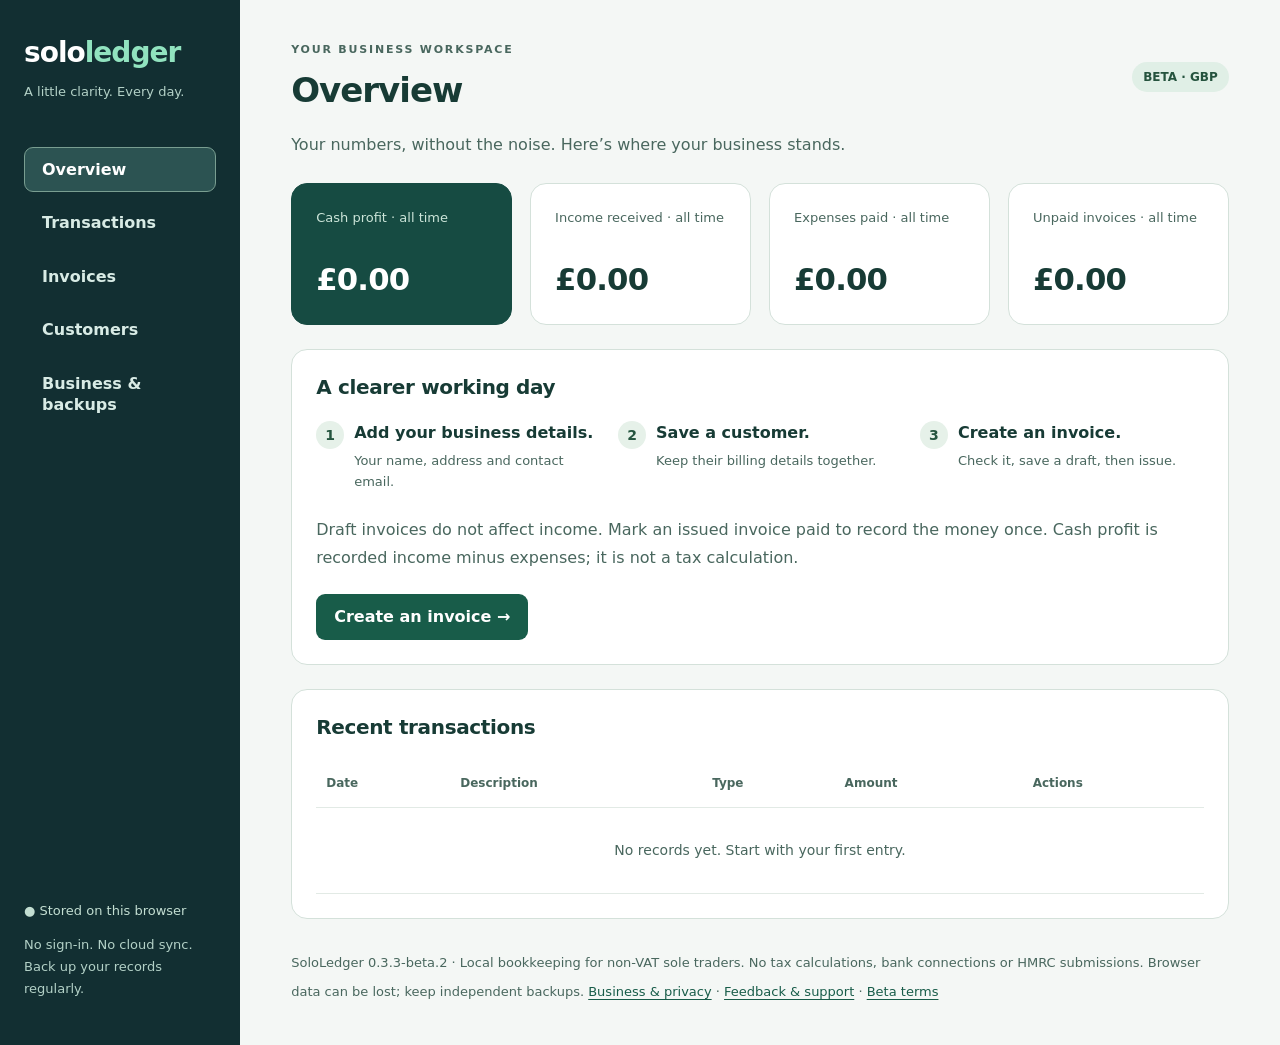
<file: workspace.html>
<!doctype html><html lang="en-GB"><head><meta charset="utf-8"><meta name="viewport" content="width=device-width,initial-scale=1"><meta name="description" content="Simple local income tracking and invoices for sole traders."><title>SoloLedger | Your business, clearly</title><link rel="stylesheet" href="style.css"></head><body><a class="skip-link" href="#workspace-main">Skip to workspace</a><div class="shell"><aside><div class="nav-top"><a class="brand" href="index.html">solo<span>ledger</span></a><button id="menu-toggle" class="menu-toggle" aria-controls="workspace-nav" aria-expanded="false"><span id="menu-current">Overview</span><span aria-hidden="true"> · </span>Menu</button></div><p class="muted">A little clarity. Every day.</p><nav id="workspace-nav" aria-label="Workspace"><button data-tab="overview">Overview</button><button data-tab="transactions">Transactions</button><button data-tab="invoices">Invoices</button><button data-tab="customers">Customers</button><button data-tab="settings">Business & backups</button></nav><div class="local">● Stored on this browser<p>No sign-in. No cloud sync.<br>Back up your records regularly.</p></div></aside><main id="workspace-main" tabindex="-1"><header><div><small>YOUR BUSINESS WORKSPACE</small><h1 id="title" tabindex="-1">Overview</h1></div><span class="badge">BETA · GBP</span></header><p id="message" role="status" aria-live="polite"></p><div id="view"></div><footer>SoloLedger <span id="beta-version">beta</span> · Local bookkeeping for non-VAT sole traders. No tax calculations, bank connections or HMRC submissions. Browser data can be lost; keep independent backups. <a href="privacy.html">Business &amp; privacy</a> · <a href="feedback.html">Feedback & support</a> · <a href="terms.html">Beta terms</a></footer></main></div><section id="print"></section><script type="module" src="app.mjs"></script></body></html>
</file>
<file: marketing.css>
:root{font-family:system-ui,-apple-system,sans-serif;background:#f5f7f3;color:#153b36}*{box-sizing:border-box}body{margin:0}a{color:inherit}.wrap{max-width:1120px;margin:auto;padding:26px 24px}header,nav,.actions{display:flex;align-items:center;justify-content:space-between;gap:24px;flex-wrap:wrap}.logo{font-weight:800;font-size:27px;letter-spacing:-1px;text-decoration:none}.logo span{color:#247a5c}nav{font-size:14px}nav a{text-decoration:none}.button,button{display:inline-block;border:0;border-radius:9px;background:#185c49;color:white;text-decoration:none;padding:14px 20px;font:inherit;font-weight:650;cursor:pointer}.secondary{background:#e3ece5;color:#214c3f}h1{font-size:clamp(38px,6vw,70px);line-height:1.07;letter-spacing:-2.5px;margin:22px 0}h2{font-size:30px;letter-spacing:-1px}p{line-height:1.75;color:#526b61}.hero{display:grid;grid-template-columns:1.05fr 1fr;gap:60px;align-items:center;padding:80px 0}.eyebrow{font-size:11px;letter-spacing:2px;color:#527459;font-weight:750}.demo,.plan,.feature{background:#fff;border:1px solid #d9e4d9;border-radius:16px;padding:28px}.demo{box-shadow:0 20px 70px #24443616;transform:rotate(-2deg)}.demo .value{font-size:43px;color:#165743;font-weight:750;letter-spacing:-2px}.demo hr{border:0;border-top:1px solid #e2e9df;margin:24px 0}.minirow{display:flex;justify-content:space-between;gap:14px;flex-wrap:wrap;font-size:13px;margin:20px 0}.tag{background:#dfefdf;padding:5px 9px;border-radius:20px;font-size:11px}.three{display:grid;grid-template-columns:repeat(3,1fr);gap:18px}.plans{display:grid;grid-template-columns:1fr 1fr;gap:24px;margin:30px 0}.plan.pro{background:#143e35;color:white}.plan.pro p{color:#c5d8ca}.price{font-size:44px;font-weight:750;letter-spacing:-2px}.price small{font-size:15px;letter-spacing:0;font-weight:400}li{line-height:2}section{padding:30px 0}.fine{font-size:12px;color:#586e62}details{padding:18px 0;border-bottom:1px solid #d8e1d5}summary{font-weight:600;cursor:pointer}footer{border-top:1px solid #d8e1d5;margin-top:60px;padding:28px 0;font-size:12px;color:#526b61}button:focus-visible,a:focus-visible{outline:3px solid #bd8c24;outline-offset:4px}.steps{max-width:740px;margin:40px auto}.steps label{display:flex;gap:12px;padding:18px;border-bottom:1px solid #d8e1d5;line-height:1.6}.steps input{width:20px;height:20px;flex-shrink:0}.notice{background:#e7eedf;border-radius:12px;padding:20px}button[disabled]{opacity:.7;cursor:not-allowed}@media(max-width:750px){.hero{grid-template-columns:1fr;padding:40px 0;gap:30px}.three,.plans{grid-template-columns:1fr}.demo{transform:none}.wrap{padding:22px 18px}nav{gap:14px}h1{letter-spacing:-1.5px}.hero .actions{justify-content:flex-start}}
.feedback{max-width:800px}.feedback form{display:grid;gap:18px}.feedback label{display:grid;gap:8px;font-size:14px}.feedback input,.feedback textarea,.feedback select{font:inherit;width:100%;min-width:0;border:1px solid #9db7aa;border-radius:8px;padding:12px;background:white;color:#153b36}.feedback textarea{min-height:110px}.feedback #report{min-height:260px}.feedback button{justify-self:start}.feedback section[hidden]{display:none}.feedback input:focus-visible,.feedback textarea:focus-visible,.feedback select:focus-visible{outline:3px solid #bd8c24;outline-offset:3px}@media(max-width:650px){.feedback input,.feedback textarea,.feedback select{font-size:16px}}
/* Stage 8: preserve the existing layout while improving legibility and targets. */
:root{font-size:16px}p{color:#435f53}.fine{font-size:14px;line-height:1.75;color:#435f53}.hero .fine{margin-top:20px;padding-left:14px;border-left:3px solid #568b70;max-width:62ch}nav a{display:inline-flex;align-items:center;min-height:44px}summary{min-height:44px;line-height:1.6;padding:8px 2px}summary:focus-visible{outline:3px solid #a66b0d;outline-offset:3px}details p{max-width:75ch}footer{font-size:14px;line-height:1.85}footer a{display:inline-block;padding:6px 0}.feature{display:flex;flex-direction:column}.feature h3{font-size:19px;line-height:1.4;margin-top:0}.feature p{margin-bottom:0}.button,button{min-height:46px}.wrap,main,.hero>*{min-width:0}h1,p,footer,.notice{overflow-wrap:anywhere}
@media(max-width:750px){.hero{padding-top:32px;gap:28px}.hero h1{font-size:clamp(36px,9vw,56px);letter-spacing:-1.3px}.hero .actions{gap:16px}.hero .actions .button{width:100%;text-align:center}.hero .fine{font-size:14px;margin-top:18px}.wrap{padding:18px 16px}header{gap:12px}nav{gap:6px 16px}.demo,.feature,.plan{padding:22px}.price{overflow-wrap:anywhere}}
</file>
<file: style.css>
:root{font-family:system-ui,-apple-system,BlinkMacSystemFont,"Segoe UI",sans-serif;color:#173b35;background:#f4f7f5;font-size:16px;line-height:1.5;--green:#185c49;--ink:#173b35;--muted:#49675e;--line:#d4e1da;--radius:16px}
*{box-sizing:border-box}body{margin:0}button,input,select,textarea{font:inherit}a{color:#185c49;text-underline-offset:3px}button{cursor:pointer;border:1px solid transparent;border-radius:9px;padding:11px 17px;min-height:44px;background:var(--green);color:#fff;font-weight:650;line-height:1.35}button:hover{background:#124a3b}.secondary{background:#e8f0eb;color:#214d40;border-color:#cbded1}.secondary:hover{background:#d9e9de}.danger{background:#fbece9;color:#84352a;border-color:#edcbc4}.danger:hover{background:#f5dcd5}
:where(button,a,input,textarea,select,summary):focus-visible{outline:3px solid #a66b0d;outline-offset:3px}#title:focus{outline:none}.skip-link{position:fixed;z-index:20;left:16px;top:-100px;padding:12px 20px;background:white;border:2px solid var(--green);border-radius:8px}.skip-link:focus{top:12px}
.shell{display:grid;grid-template-columns:240px minmax(0,1fr);min-height:100vh}aside{background:#122f32;color:#d8ebe5;padding:32px 24px;display:flex;flex-direction:column;min-width:0}.nav-top{display:flex;align-items:center;justify-content:space-between;gap:12px}.brand{font-size:28px;font-weight:800;color:white;text-decoration:none;letter-spacing:-1px}.brand span{color:#91e3bf}aside .muted{color:#b3d1c7;font-size:13px;margin-top:8px}.menu-toggle{display:none}nav{display:grid;gap:8px;margin-top:32px}nav button{width:100%;text-align:left;background:transparent;color:#d8ebe5;border:1px solid transparent}nav button:hover{background:#214643}nav button.active{background:#2c5352;color:white;border-color:#799e91}.local{margin-top:auto;padding-top:56px;font-size:13px;color:#c3ded2}.local p{line-height:1.7;color:#b3d1c7}
main{min-width:0;max-width:1600px;width:100%;padding:36px clamp(20px,4vw,60px)}header,.heading,.actions{display:flex;justify-content:space-between;align-items:center;gap:16px;flex-wrap:wrap}header small{font-size:11px;letter-spacing:1.8px;font-weight:650}h1{font-size:34px;line-height:1.2;letter-spacing:-1px;margin:10px 0 8px}h2{font-size:20px;line-height:1.35;letter-spacing:-.35px;margin:0 0 18px}h3{line-height:1.4}.muted,small,.intro{color:var(--muted)}.intro{line-height:1.75;margin:12px 0 22px}.badge,.status{display:inline-block;border-radius:30px;padding:6px 11px;font-size:12px;font-weight:650;background:#e0efe6;color:#25533e}.status{font-variant-numeric:tabular-nums}.status-paid{background:#dcefe4;color:#1a5036}.status-issued{background:#fff0ce;color:#704a0d}.status-void{background:#eef0ef;color:#4b5d56}.status-draft{background:#e8edf4;color:#354b67}
.cards{display:grid;grid-template-columns:repeat(4,minmax(0,1fr));gap:18px;margin:24px 0}.card,.panel{background:white;border:1px solid var(--line);border-radius:var(--radius);padding:24px;min-width:0}.card small{display:block;min-height:40px;font-size:13px;line-height:1.5}.card strong{display:block;font-size:clamp(23px,2.4vw,34px);line-height:1.3;letter-spacing:-.8px;margin-top:12px;font-variant-numeric:tabular-nums;overflow-wrap:anywhere}.card:first-child{background:#164b42;color:white;border-color:#164b42}.card:first-child small{color:#cce5d9}.panel{margin-bottom:24px}.split{display:grid;grid-template-columns:minmax(0,1.4fr) minmax(0,1fr);gap:24px}.split>*{min-width:0}.onboarding-steps{display:grid;grid-template-columns:repeat(3,minmax(0,1fr));gap:18px;counter-reset:steps;list-style:none;padding:0;margin:20px 0 24px}.onboarding-steps li{counter-increment:steps;position:relative;padding:0 0 0 38px;min-width:0}.onboarding-steps li:before{content:counter(steps);position:absolute;left:0;top:0;border-radius:50%;width:28px;height:28px;background:#e6f1e9;color:#25553f;text-align:center;line-height:28px;font-weight:750;font-size:14px}.onboarding-steps span{display:block;font-weight:650}.onboarding-steps small{display:block;font-size:13px;margin-top:6px;line-height:1.6}
.table{max-width:100%;overflow:auto}table{width:100%;border-collapse:collapse;text-align:left;font-size:14px}th,td{padding:15px 10px;border-bottom:1px solid #e2eae5;vertical-align:top}th{font-size:12px;color:var(--muted);font-weight:650}td{overflow-wrap:anywhere}td button{font-size:13px;padding:9px 12px;margin:3px 3px 3px 0}td:last-child{min-width:100px}.empty{text-align:center;color:var(--muted);padding:32px 12px}.amount{font-weight:700;font-variant-numeric:tabular-nums;min-width:115px}.income{color:#175a3f}.expense{color:#88392d}.transaction-type{font-weight:600}.sr-only{position:absolute;width:1px;height:1px;clip-path:inset(50%);overflow:hidden;white-space:nowrap}
form{display:grid;gap:18px}label{display:grid;gap:8px;font-size:14px;font-weight:600;min-width:0}input,textarea,select{border:1px solid #6b8d7a;border-radius:8px;padding:11px 12px;background:#fff;color:#173b35;width:100%;min-width:0;min-height:46px}textarea{min-height:100px;resize:vertical}.fields{display:grid;grid-template-columns:repeat(2,minmax(0,1fr));gap:18px}.line{display:grid;grid-template-columns:minmax(0,3fr) minmax(0,1fr) minmax(0,1fr) auto;gap:12px;align-items:end;padding:18px 0;border-bottom:1px solid var(--line)}.line button{min-width:44px;min-height:46px}.tip{border-left:3px solid #308369;padding:14px 18px;background:#edf5ef;line-height:1.75;border-radius:0 8px 8px 0}.actions{justify-content:flex-start}.actions button{flex:0 1 auto}#message:empty{display:none}#message{padding:14px 18px;margin:18px 0;border-radius:10px;line-height:1.6;overflow-wrap:anywhere;border:1px solid #e4bcb3;background:#fff0ec;color:#7c3025}#message[data-kind=success]{background:#e9f4ed;border-color:#bedac7;color:#22523b}footer{font-size:13px;color:var(--muted);line-height:1.85;margin-top:32px}footer a{display:inline-block;padding:5px 0}#print{display:none}
@media(max-width:1100px){.cards{grid-template-columns:repeat(2,minmax(0,1fr))}.split{grid-template-columns:1fr}.shell{grid-template-columns:210px minmax(0,1fr)}}
@media(max-width:700px){.shell{display:block}aside{padding:12px 16px}aside>.muted,.local{display:none}.brand{font-size:25px}.menu-toggle{display:block;width:auto;font-size:13px;background:#244b45;color:white;border-color:#799e91;padding:10px 12px;white-space:normal;text-align:right;max-width:60%}nav{display:none;margin-top:12px;gap:4px}aside:has(#menu-toggle[aria-expanded=true]) nav{display:grid}nav button{min-height:46px}main{padding:24px 16px}h1{font-size:29px}header{gap:10px}.cards{gap:12px;margin:22px 0}.card,.panel{padding:19px}.card strong{font-size:25px;letter-spacing:-.5px}.card small{font-size:12px;min-height:36px}.onboarding-steps{grid-template-columns:1fr;gap:20px}.onboarding-steps li{padding-left:42px}.onboarding-steps small{margin-top:4px}.fields{grid-template-columns:1fr}.line{grid-template-columns:repeat(2,minmax(0,1fr));gap:12px}.line label:first-child{grid-column:1/-1}.line button{justify-self:start}input,textarea,select{font-size:16px}.badge{font-size:11px}.panel h2{font-size:19px}.intro{font-size:15px}.actions{align-items:stretch}.actions button{flex:1 1 160px}
.table{overflow:visible}.record-table,.record-table tbody{display:block;width:100%}.record-table thead{position:absolute;width:1px;height:1px;clip-path:inset(50%);overflow:hidden}.record-table tbody{display:grid;gap:14px}.record-table tbody tr{display:grid;border:1px solid var(--line);border-radius:12px;padding:10px 14px;background:#fff;min-width:0}.record-table td{display:grid;grid-template-columns:78px minmax(0,1fr);gap:10px;padding:9px 0;border:0;min-width:0;font-size:14px;overflow-wrap:anywhere;white-space:normal}.record-table td:before{content:attr(data-label);font-size:12px;font-weight:600;color:var(--muted)}.record-table td.amount{font-size:20px;display:block;padding-top:12px;border-top:1px solid #e2eae5}.record-table td.amount:before{display:block;font-size:12px;margin-bottom:4px}.record-table td.empty{display:block}.record-table td.empty:before{display:none}.record-table td:last-child{display:block}.record-table td:last-child:before{display:block;margin-bottom:6px}.record-table td button{margin-right:6px}.record-table td .sr-only{display:inline}.record-table .status{justify-self:start}.record-table td button{min-height:44px}.record-table td[data-label=Total]{font-size:19px;font-weight:700}.record-table td[data-label=Actions]{border-top:1px solid #e2eae5;margin-top:4px}.record-table td[data-label=Actions]:empty{display:none}}
@media(max-width:350px){main{padding:20px 12px}.card,.panel{padding:16px}.card strong{font-size:23px}.cards{gap:10px}.brand{font-size:23px}.menu-toggle{font-size:12px;padding:10px}}
@page{size:A4;margin:16mm}
@media print{body{background:#fff;color:#000}.shell,.skip-link{display:none}#print{display:block;background:#fff;color:#000;padding:0;font-size:11pt}#print h1{font-size:26pt}#print .invoice-top{display:flex;align-items:baseline;justify-content:space-between;gap:20px}#print p{white-space:pre-wrap;overflow-wrap:anywhere}#print .table{overflow:visible}#print table{font-size:10pt;white-space:normal}#print th,#print td{padding:10px 6px;overflow-wrap:anywhere;color:#000}#print tr{break-inside:avoid}#print thead{display:table-header-group}#print h2,#print h3{break-after:avoid}#print .record-table,#print .record-table tbody{display:table;width:100%}#print .record-table tbody{display:table-row-group}#print .record-table thead{position:static;display:table-header-group;width:auto;height:auto;clip-path:none}#print .record-table tr{display:table-row}#print .record-table td{display:table-cell}#print .record-table td:before{display:none}}
</file>
